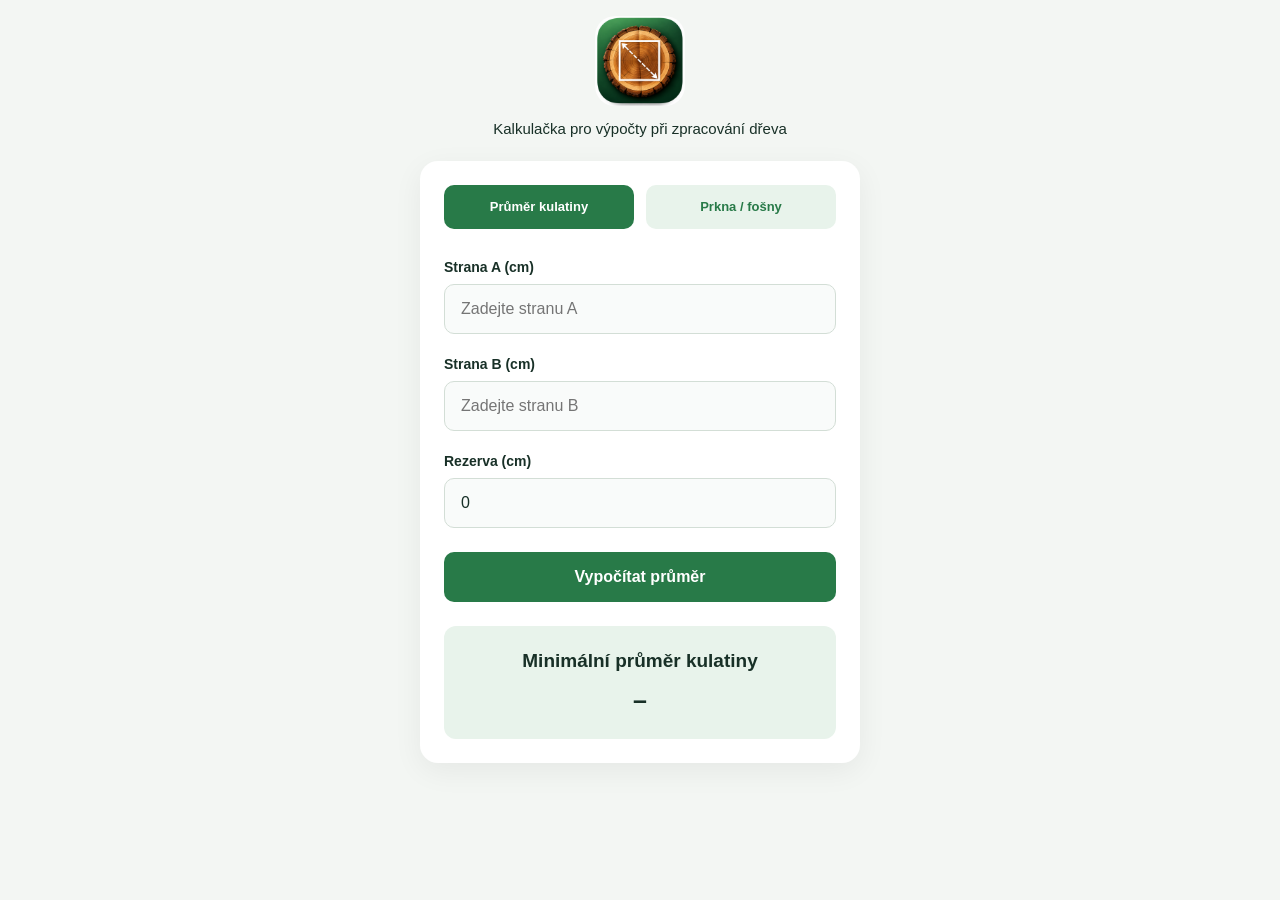
<file: index.html>
﻿
<!DOCTYPE html>
<html lang="cs">
<head>
    <meta charset="UTF-8">
    <meta name="viewport" content="width=device-width, initial-scale=1.0">

    <title>Wooden Diameter</title>

    <meta name="theme-color" content="#287a48">
    <meta name="apple-mobile-web-app-capable" content="yes">
    <meta name="apple-mobile-web-app-status-bar-style" content="default">
    <meta name="apple-mobile-web-app-title" content="Wooden Diameter">

    <link rel="stylesheet" href="./style.css">
    <link rel="manifest" href="./manifest.json">
    <link rel="apple-touch-icon" href="./icons/icon-192.png">
</head>

<body>
    <main class="container">

        <header class="app-header">
            <img src="./icons/icon-512.png"
                 alt="Wooden Diameter"
                 class="app-logo"
                 width="90"
                 height="90"
                 style="display:block;width:90px;height:90px;object-fit:cover;margin:0 auto 12px;border-radius:20px;">
            <p>Kalkulačka pro výpočty při zpracování dřeva</p>
        </header>

        <div class="calculator">

            <!-- Přepínání výpočtů -->
            <div class="mode-switch"
                 style="display:flex;flex-direction:row;flex-wrap:nowrap;gap:12px;width:100%;">
                <button type="button"
                        id="diameterMode"
                        class="mode-button active"
                        style="flex:1 1 0;width:0;min-width:0;">
                    Průměr kulatiny
                </button>

                <button type="button"
                        id="boardsMode"
                        class="mode-button"
                        style="flex:1 1 0;width:0;min-width:0;">
                    Prkna / fošny
                </button>
            </div>

            <!-- Výpočet průměru kulatiny -->
            <section id="diameterSection" style="padding-top: 30px;">

                <div class="input-group">
                    <label for="sideA">Strana A (cm)</label>
                    <input type="number"
                           id="sideA"
                           min="0"
                           step="any"
                           inputmode="decimal"
                           placeholder="Zadejte stranu A">
                </div>

                <div class="input-group">
                    <label for="sideB">Strana B (cm)</label>
                    <input type="number"
                           id="sideB"
                           min="0"
                           step="any"
                           inputmode="decimal"
                           placeholder="Zadejte stranu B">
                </div>

                <div class="input-group">
                    <label for="reserve">Rezerva (cm)</label>
                    <input type="number"
                           id="reserve"
                           min="0"
                           step="any"
                           inputmode="decimal"
                           value="0">
                </div>

                <button type="button"
                        id="calculateDiameter"
                        class="calculate-button">
                    Vypočítat průměr
                </button>

                <div class="result">
                    <h2>Minimální průměr kulatiny</h2>
                    <div id="diameterResult"
                         class="result-value"
                         aria-live="polite">–</div>
                </div>

            </section>

            <!-- Výpočet prken a fošen -->
            <section id="boardsSection" style="padding-top: 30px;" hidden>

                <div class="input-group">
                    <label for="thickness">Tloušťka (mm)</label>
                    <input type="number"
                           id="thickness"
                           min="0"
                           step="any"
                           inputmode="decimal"
                           placeholder="Zadejte tloušťku">
                </div>

                <div class="input-group">
                    <label for="boardCount">Počet prken / fošen</label>
                    <input type="number"
                           id="boardCount"
                           min="1"
                           step="1"
                           inputmode="numeric"
                           placeholder="Zadejte počet">
                </div>

                <div class="input-group">
                    <label for="kerf">Prořez (mm)</label>
                    <input type="number"
                           id="kerf"
                           min="0"
                           step="any"
                           inputmode="decimal"
                           value=" 2.5" />
                </div>

                <button type="button"
                        id="calculateBoards"
                        class="calculate-button">
                    Vypočítat výšku
                </button>

                <div class="result">
                    <h2>Výška hlavy</h2>

                    <div id="boardsResult"
                         class="result-value"
                         aria-live="polite">–</div>

                    <div id="boardsHeights"
                         class="boards-heights"
                         aria-live="polite"></div>
                </div>

            </section>

        </div>

    </main>

    <script src="./script.js"></script>

    <script>
                if ("serviceWorker" in navigator) {
                    window.addEventListener("load", () => {
                        navigator.serviceWorker.register("./service-worker.js")
                            .catch(error =>
                                console.error("Chyba Service Workeru:", error)
                            );
                    });
                }
    </script>
</body>
</html>
</file>
<file: style.css>
﻿
* {
    box-sizing: border-box;
}

html {
    -webkit-text-size-adjust: 100%;
}

body {
    margin: 0;
    padding: 16px;
    font-family: Arial, sans-serif;
    background: #f3f6f3;
    color: #183027;
}

.container {
    width: 100%;
    max-width: 440px;
    margin: 0 auto;
}

/* Hlavička a logo */

.app-header {
    text-align: center;
    margin-bottom: 20px;
}

.app-logo {
    display: block;
    width: 90px;
    height: 90px;
    max-width: 90px;
    max-height: 90px;
    object-fit: cover;
    margin: 0 auto 12px;
    border-radius: 20px;
}

.app-header p {
    margin: 0;
    font-size: 15px;
    line-height: 1.5;
}

/* Hlavní karta */

.calculator {
    width: 100%;
    padding: 24px;
    background: #ffffff;
    border-radius: 18px;
    box-shadow: 0 8px 30px rgba(0, 0, 0, 0.06);
}

/* Přepínací tlačítka */

.mode-switch {
    display: flex;
    flex-direction: row;
    flex-wrap: nowrap;
    align-items: stretch;
    width: 100%;
    gap: 12px;
    margin: 0;
    padding: 0;
    background: transparent;
}

    .mode-switch .mode-button {
        display: block;
        flex: 1 1 0;
        width: 0;
        min-width: 0;
        margin: 0;
        padding: 14px 6px;
        border: none;
        border-radius: 10px;
        background: #e8f3eb;
        color: #287a48;
        font-family: inherit;
        font-size: 13px;
        font-weight: bold;
        line-height: 1.3;
        text-align: center;
        white-space: normal;
        cursor: pointer;
    }

        .mode-switch .mode-button.active {
            background: #287a48;
            color: #ffffff;
        }

/* Mezera mezi tlačítky a formulářem */

#diameterSection,
#boardsSection {
    padding-top: 25px;
}

/* Vstupní pole */

.input-group {
    margin-bottom: 22px;
}

    .input-group label {
        display: block;
        margin-bottom: 9px;
        font-size: 14px;
        font-weight: bold;
    }

    .input-group input {
        display: block;
        width: 100%;
        min-width: 0;
        margin: 0;
        padding: 15px 16px;
        border: 1px solid #d3ded6;
        border-radius: 10px;
        background: #f9fbfa;
        color: #183027;
        font-family: inherit;
        font-size: 16px;
        outline: none;
    }

        .input-group input:focus {
            border-color: #287a48;
            box-shadow: 0 0 0 3px rgba(40, 122, 72, 0.12);
        }

/* Tlačítko výpočtu */

.calculate-button {
    display: block;
    width: 100%;
    margin-top: 24px;
    padding: 16px;
    border: none;
    border-radius: 10px;
    background: #287a48;
    color: white;
    font-family: inherit;
    font-size: 16px;
    font-weight: bold;
    cursor: pointer;
}

    .calculate-button:active {
        background: #1e6038;
    }

/* Výsledek */

.result {
    margin-top: 24px;
    padding: 24px 14px;
    border-radius: 12px;
    background: #e8f3eb;
    text-align: center;
}

    .result h2 {
        margin: 0 0 14px;
        font-size: 19px;
    }

.result-value {
    font-size: 25px;
    font-weight: bold;
    overflow-wrap: anywhere;
}

/* Jednotlivé výšky prken */

.boards-heights {
    margin-top: 24px;
    padding-top: 20px;
    border-top: 1px solid #d3ded6;
}

    .boards-heights:empty {
        display: none;
    }

    .boards-heights h3 {
        margin: 0 0 16px;
        font-size: 17px;
        text-align: center;
    }

.board-height {
    display: flex;
    justify-content: space-between;
    align-items: center;
    gap: 12px;
    padding: 12px 14px;
    margin-bottom: 8px;
    background: #ffffff;
    border-radius: 8px;
    font-size: 15px;
    text-align: left;
}

    .board-height span:last-child {
        font-weight: bold;
    }

    .board-height:last-child {
        margin-bottom: 0;
        background: #d1e8d7;
    }

/* Skrytí neaktivního režimu */

[hidden] {
    display: none !important;
}

/* Mobilní zobrazení */

@media (max-width: 480px) {
    body {
        padding: 14px;
    }

    .calculator {
        padding: 20px;
    }

    .mode-switch .mode-button {
        font-size: 12px;
        padding: 13px 4px;
    }
}
</file>
